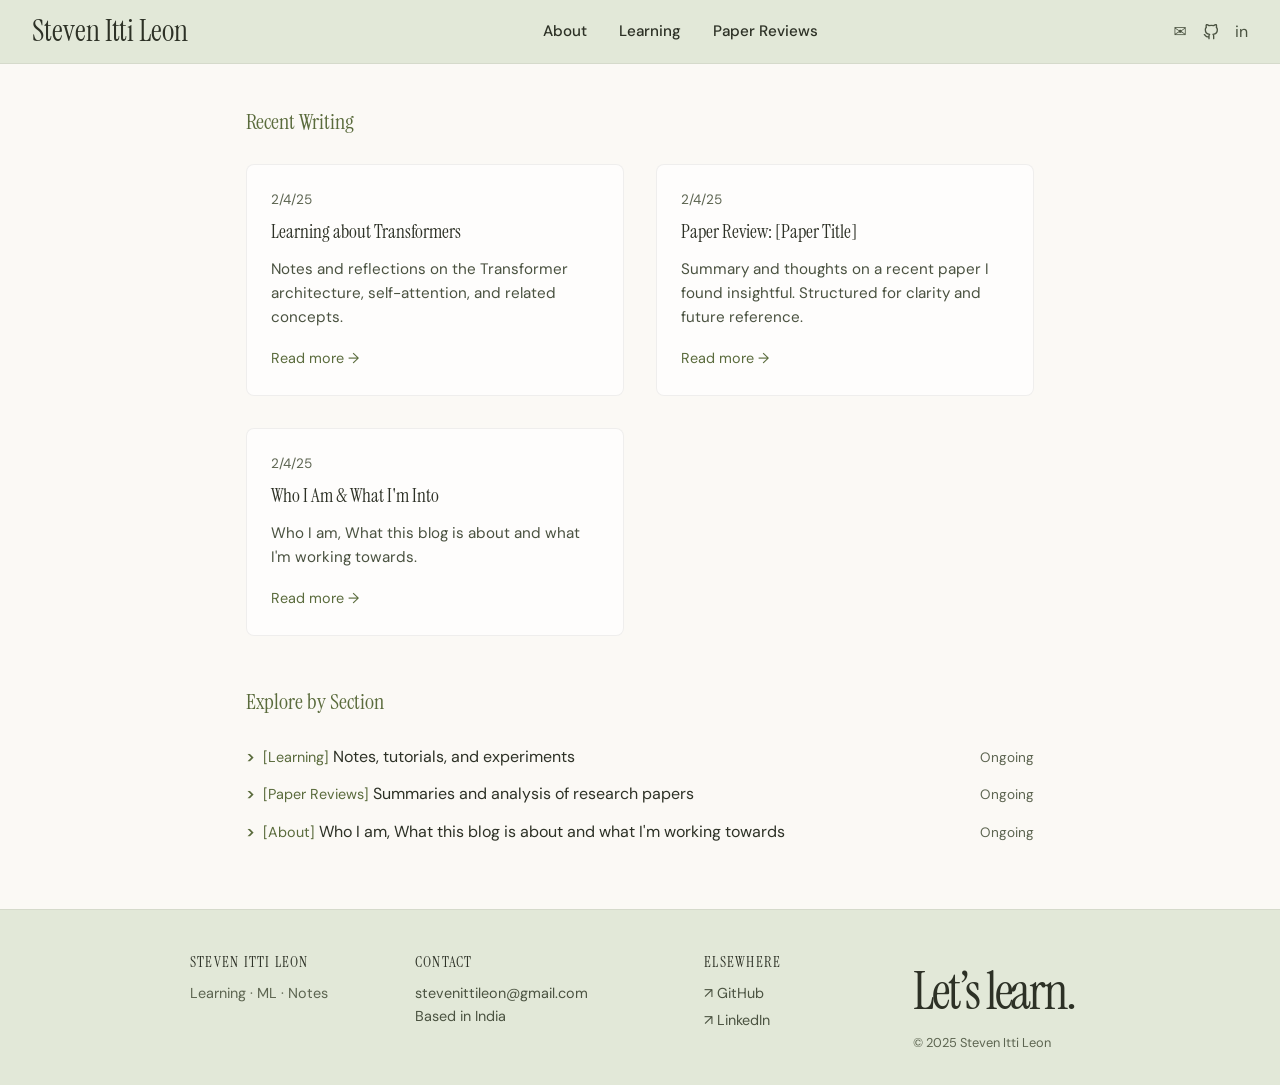
<file: index.html>
<!DOCTYPE html>
<html lang="en">
<head>
    <meta charset="UTF-8">
    <meta name="viewport" content="width=device-width, initial-scale=1.0">
    <title>Steven Itti Leon</title>
    <link rel="stylesheet" href="css/style.css">
    <link rel="preconnect" href="https://fonts.googleapis.com">  
    <link rel="preconnect" href="https://fonts.gstatic.com" crossorigin>
    <link href="https://fonts.googleapis.com/css2?family=DM+Sans:ital,opsz,wght@0,9..40,400;0,9..40,500;0,9..40,600;0,9..40,700;1,9..40,400&family=Instrument+Serif:ital@0;1&display=swap" rel="stylesheet">
</head>
<body>
    <header class="site-header">
        <a href="index.html" class="site-title">Steven Itti Leon</a>   
        <nav class="main-nav">
            <a href="about/index.html">About</a>
            <a href="learning/index.html">Learning</a>
            <a href="paper-reviews/index.html">Paper Reviews</a>
        </nav>
        <div class="header-social">
            <a href="mailto:stevenittileon@gmail.com" aria-label="Email">✉</a>
            <a href="https://github.com/stevenittileon" aria-label="GitHub" class="github-icon-link">
                <svg stroke-linejoin="round" stroke-linecap="round" stroke-width="2" stroke="currentColor" fill="none" viewBox="0 0 24 24" class="github-icon"><path d="M9 19c-5 1.5-5-2.5-7-3m14 6v-3.87a3.37 3.37 0 0 0-.94-2.61c3.14-.35 6.44-1.54 6.44-7A5.44 5.44 0 0 0 20 4.77 5.07 5.07 0 0 0 19.91 1S18.73.65 16 2.48a13.38 13.38 0 0 0-7 0C6.27.65 5.09 1 5.09 1A5.07 5.07 0 0 0 5 4.77a5.44 5.44 0 0 0-1.5 3.78c0 5.42 3.3 6.61 6.44 7A3.37 3.37 0 0 0 9 18.13V22"></path></svg>
            </a>
            <a href="https://linkedin.com/in/steven-itti-leon/" aria-label="LinkedIn">in</a>
        </div>
    </header>

    <main class="main-content">
        <section class="posts-section">
            <h2 class="section-heading">Recent Writing</h2>
            
            <div class="posts-grid">
                <article class="post-card">
                    <span class="post-date">2/4/25</span>
                    <h3 class="post-title"><a href="learning/transformers.html">Learning about Transformers</a></h3>
                    <p class="post-excerpt">
                        Notes and reflections on the Transformer architecture, self-attention, and related concepts.
                    </p>
                    <a href="learning/transformers.html" class="read-more">Read more →</a>
                </article>

                <article class="post-card">
                    <span class="post-date">2/4/25</span>
                    <h3 class="post-title"><a href="paper-reviews/index.html">Paper Review: [Paper Title]</a></h3>
                    <p class="post-excerpt">
                        Summary and thoughts on a recent paper I found insightful. Structured for clarity and future reference.
                    </p>
                    <a href="paper-reviews/index.html" class="read-more">Read more →</a>
                </article>

                <article class="post-card">
                    <span class="post-date">2/4/25</span>
                    <h3 class="post-title"><a href="about/index.html">Who I Am & What I'm Into</a></h3>
                    <p class="post-excerpt">
                        Who I am, What this blog is about and what I'm working towards.
                    </p>
                    <a href="about/index.html" class="read-more">Read more →</a>
                </article>
            </div>
        </section>

        <section class="sections-overview">
            <h2 class="section-heading">Explore by Section</h2>
            <div class="sections-list">
                <div class="section-item">
                    <span class="section-bullet">&gt;</span>
                    <a href="learning/index.html"><span class="section-tag">[Learning]</span> Notes, tutorials, and experiments</a>
                    <span class="section-date">Ongoing</span>
                </div>
                <div class="section-item">
                    <span class="section-bullet">&gt;</span>
                    <a href="paper-reviews/index.html"><span class="section-tag">[Paper Reviews]</span> Summaries and analysis of research papers</a>
                    <span class="section-date">Ongoing</span>
                </div>
                <div class="section-item">
                    <span class="section-bullet">&gt;</span>
                    <a href="about/index.html"><span class="section-tag">[About]</span> Who I am, What this blog is about and what I'm working towards</a>
                    <span class="section-date">Ongoing</span>
                </div>
            </div>
        </section>
    </main>

    <footer class="site-footer">
    <div class="footer-inner">
        <div class="footer-top">
            <div class="footer-col footer-brand">
                <span class="footer-label">Steven Itti Leon</span>
                <span class="footer-sub">Learning · ML · Notes</span>
            </div>

            <div class="footer-col footer-contact">
                <span class="footer-label">Contact</span>
                <p class="footer-text">
                <a href="mailto:stevenittileon@gmail.com">stevenittileon@gmail.com</a><br>
                Based in India
                </p>
            </div>

            <div class="footer-col footer-links">
                <span class="footer-label">Elsewhere</span>
                <ul class="footer-link-list">
                <li><a href="https://github.com/stevenittileon" target="_blank">↗ GitHub</a></li>
                <li><a href="https://www.linkedin.com/in/steven-itti-leon/" target="_blank">↗ LinkedIn</a></li>
                </ul>
            </div>

            <div class="footer-col footer-links">
            <h2 class="footer-big-heading">Let’s learn.</h2>
            <div class="footer-meta">
                <span>© 2025 Steven Itti Leon</span>
            </div>
            </div>
        </div>

        <!-- <div class="footer-bottom">
            <h2 class="footer-big-heading">Let’s learn.</h2>
            <div class="footer-meta">
                <span>© 2025 Steven Itti Leon</span>
                <span>Built for GitHub Pages</span>
            </div>
        </div> -->
    </div>
    </footer>
</body>
</html>
</file>
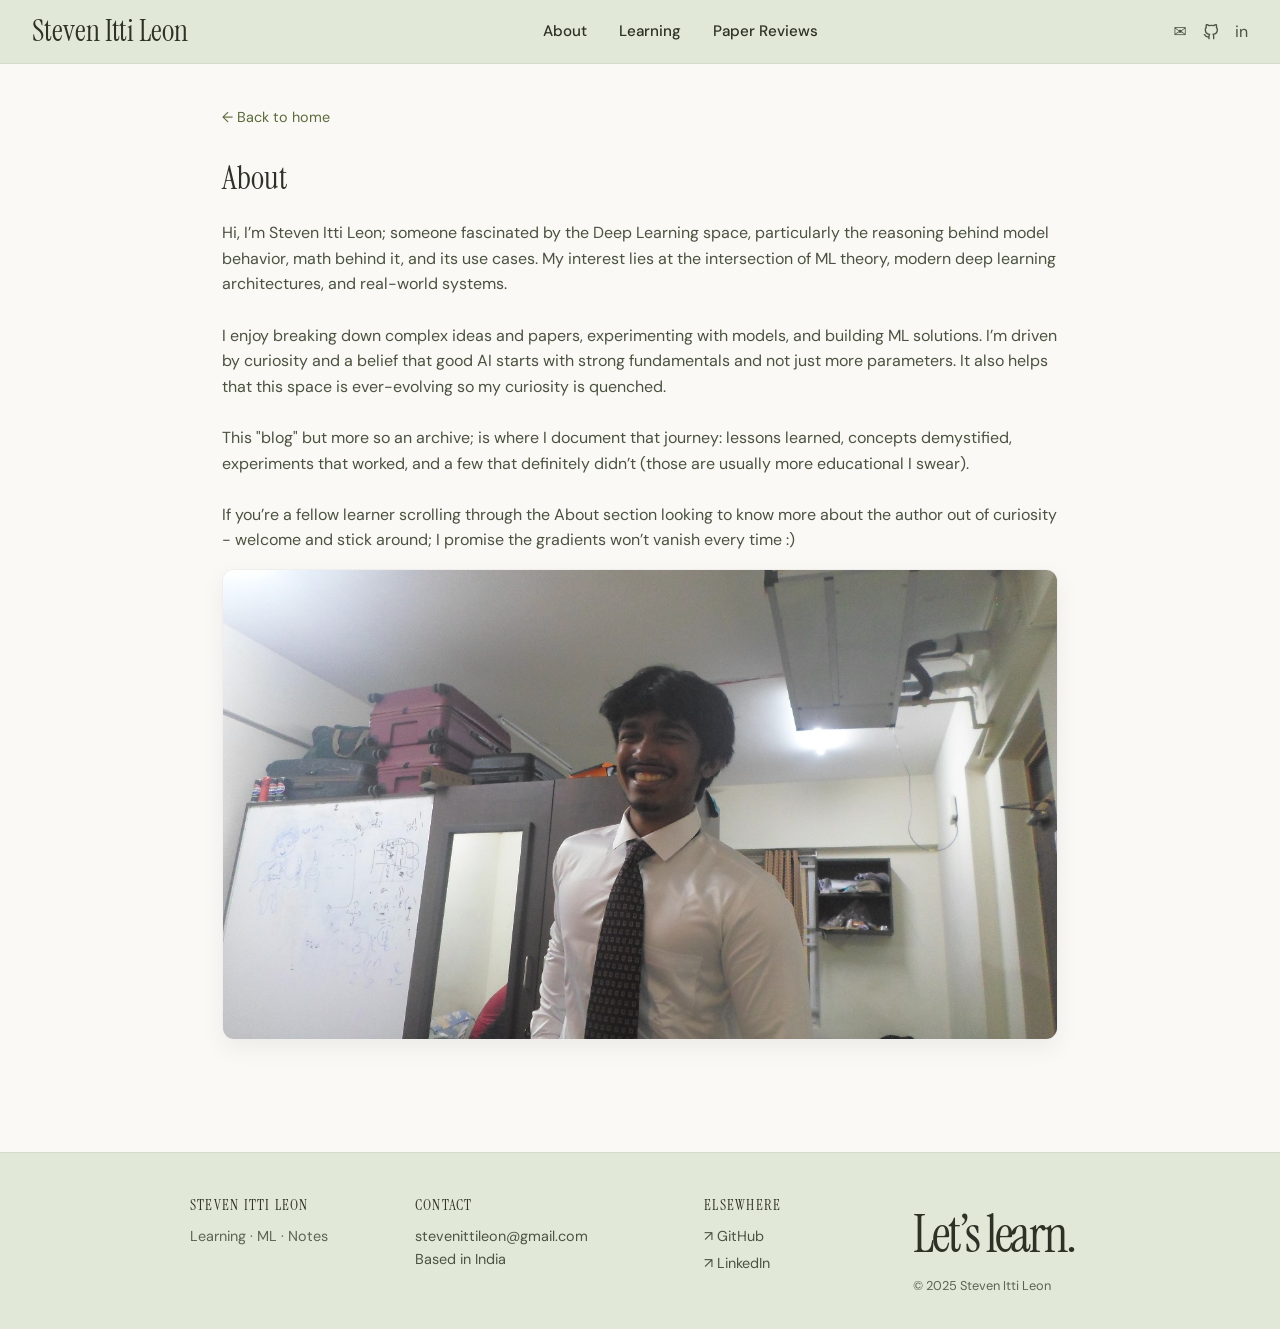
<file: about/index.html>
<!DOCTYPE html>
<html lang="en">
<head>
    <meta charset="UTF-8">
    <meta name="viewport" content="width=device-width, initial-scale=1.0">
    <title>About</title>
    <link rel="stylesheet" href="../css/style.css">
    <link rel="preconnect" href="https://fonts.googleapis.com">
    <link rel="preconnect" href="https://fonts.gstatic.com" crossorigin>
    <link href="https://fonts.googleapis.com/css2?family=DM+Sans:ital,opsz,wght@0,9..40,400;0,9..40,500;0,9..40,600;0,9..40,700;1,9..40,400&family=Instrument+Serif:ital@0;1&display=swap" rel="stylesheet">
</head>
<body>
    <header class="site-header">
        <a href="../index.html" class="site-title">Steven Itti Leon</a>   
        <nav class="main-nav">
            <a href="../about/index.html">About</a>
            <a href="../learning/index.html">Learning</a>
            <a href="../paper-reviews/index.html">Paper Reviews</a>
        </nav>
        <div class="header-social">
            <a href="mailto:stevenittileon@gmail.com" aria-label="Email">✉</a>
            <a href="https://github.com/stevenittileon" aria-label="GitHub" class="github-icon-link">
                <svg stroke-linejoin="round" stroke-linecap="round" stroke-width="2" stroke="currentColor" fill="none" viewBox="0 0 24 24" class="github-icon"><path d="M9 19c-5 1.5-5-2.5-7-3m14 6v-3.87a3.37 3.37 0 0 0-.94-2.61c3.14-.35 6.44-1.54 6.44-7A5.44 5.44 0 0 0 20 4.77 5.07 5.07 0 0 0 19.91 1S18.73.65 16 2.48a13.38 13.38 0 0 0-7 0C6.27.65 5.09 1 5.09 1A5.07 5.07 0 0 0 5 4.77a5.44 5.44 0 0 0-1.5 3.78c0 5.42 3.3 6.61 6.44 7A3.37 3.37 0 0 0 9 18.13V22"></path></svg>
            </a>
            <a href="https://linkedin.com/in/steven-itti-leon/" aria-label="LinkedIn">in</a>
        </div>
    </header>

    <main class="main-content">
        <a href="../index.html" class="back-link">← Back to home</a>
        <article class="page-content">
            <h1>About</h1>
            <p>
                Hi, I’m Steven Itti Leon; someone fascinated by the Deep Learning space, particularly the 
                reasoning behind model behavior, math behind it, and its use cases. 
                My interest lies at the intersection of ML theory, modern deep learning architectures, and real-world systems.<br><br>

                I enjoy breaking down complex ideas and papers, experimenting with models, and building ML 
                solutions. I’m driven by curiosity and a belief that good AI starts with strong fundamentals
                and not just more parameters. It also helps that this space is ever-evolving so my curiosity is quenched.<br><br>

                This "blog" but more so an archive; is where I document that journey: 
                lessons learned, concepts demystified, experiments that worked, and a few that definitely didn’t 
                (those are usually more educational I swear). 
                <br><br>
                If you’re a fellow learner scrolling through the About section looking to know more about the author out of curiosity - welcome and stick around; I promise the gradients won’t vanish every time :)
            </p>
            <img src="..\just random images\about_image.jpeg" alt=" This me :)" title=" This me :)" class="main-image center">

        </article>
    </main>

    <footer class="site-footer">
    <div class="footer-inner">
        <div class="footer-top">
            <div class="footer-col footer-brand">
                <span class="footer-label">Steven Itti Leon</span>
                <span class="footer-sub">Learning · ML · Notes</span>
            </div>

            <div class="footer-col footer-contact">
                <span class="footer-label">Contact</span>
                <p class="footer-text">
                <a href="mailto:stevenittileon@gmail.com">stevenittileon@gmail.com</a><br>
                Based in India
                </p>
            </div>

            <div class="footer-col footer-links">
                <span class="footer-label">Elsewhere</span>
                <ul class="footer-link-list">
                <li><a href="https://github.com/stevenittileon" target="_blank">↗ GitHub</a></li>
                <li><a href="https://www.linkedin.com/in/steven-itti-leon/" target="_blank">↗ LinkedIn</a></li>
                </ul>
            </div>

            <div class="footer-col footer-links">
            <h2 class="footer-big-heading">Let’s learn.</h2>
            <div class="footer-meta">
                <span>© 2025 Steven Itti Leon</span>
            </div>
            </div>
        </div>

        <!-- <div class="footer-bottom">
            <h2 class="footer-big-heading">Let’s learn.</h2>
            <div class="footer-meta">
                <span>© 2025 Steven Itti Leon</span>
                <span>Built for GitHub Pages</span>
            </div>
        </div> -->
    </div>
    </footer>
</body>
</html>
</file>
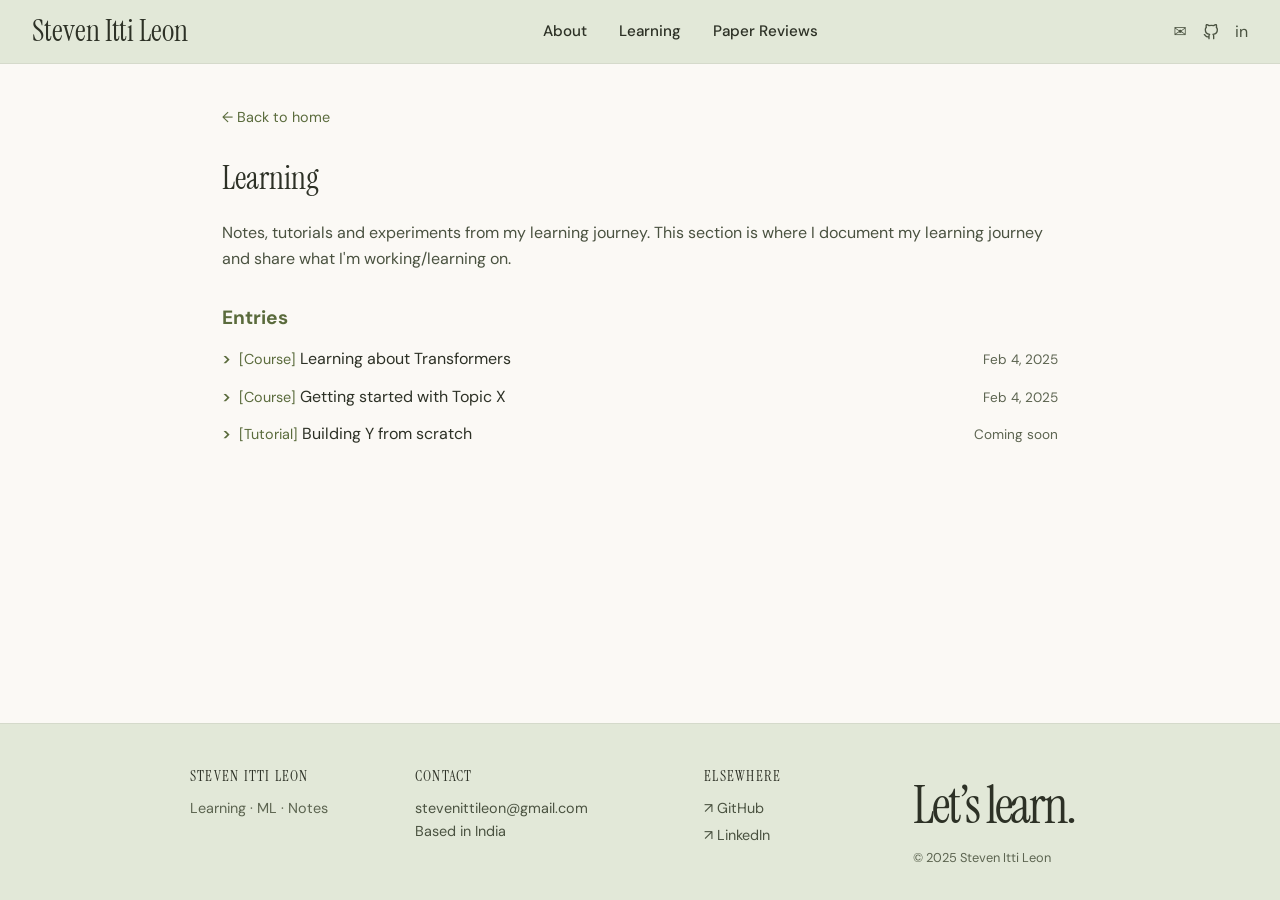
<file: learning/index.html>
<!DOCTYPE html>
<html lang="en">
<head>
    <meta charset="UTF-8">
    <meta name="viewport" content="width=device-width, initial-scale=1.0">
    <title>Learning</title>
    <link rel="stylesheet" href="../css/style.css">
    <link rel="preconnect" href="https://fonts.googleapis.com">
    <link rel="preconnect" href="https://fonts.gstatic.com" crossorigin>
    <link href="https://fonts.googleapis.com/css2?family=DM+Sans:ital,opsz,wght@0,9..40,400;0,9..40,500;0,9..40,600;0,9..40,700;1,9..40,400&family=Instrument+Serif:ital@0;1&display=swap" rel="stylesheet">
</head>
<body>
    <header class="site-header">
        <a href="../index.html" class="site-title">Steven Itti Leon</a>   
        <nav class="main-nav">
            <a href="../about/index.html">About</a>
            <a href="../learning/index.html">Learning</a>
            <a href="../paper-reviews/index.html">Paper Reviews</a>
        </nav>
        <div class="header-social">
            <a href="mailto:stevenittileon@gmail.com" aria-label="Email">✉</a>
            <a href="https://github.com/stevenittileon" aria-label="GitHub" class="github-icon-link">
                <svg stroke-linejoin="round" stroke-linecap="round" stroke-width="2" stroke="currentColor" fill="none" viewBox="0 0 24 24" class="github-icon"><path d="M9 19c-5 1.5-5-2.5-7-3m14 6v-3.87a3.37 3.37 0 0 0-.94-2.61c3.14-.35 6.44-1.54 6.44-7A5.44 5.44 0 0 0 20 4.77 5.07 5.07 0 0 0 19.91 1S18.73.65 16 2.48a13.38 13.38 0 0 0-7 0C6.27.65 5.09 1 5.09 1A5.07 5.07 0 0 0 5 4.77a5.44 5.44 0 0 0-1.5 3.78c0 5.42 3.3 6.61 6.44 7A3.37 3.37 0 0 0 9 18.13V22"></path></svg>
            </a>
            <a href="https://linkedin.com/in/steven-itti-leon/" aria-label="LinkedIn">in</a>
        </div>
    </header>

    <main class="main-content">
        <a href="../index.html" class="back-link">← Back to home</a>
        <article class="page-content">
            <h1>Learning</h1>
            <p>
                Notes, tutorials and experiments from my learning journey. 
                This section is where I document my learning journey and share what I'm working/learning on.
            </p>
            
            <h2>Entries</h2>
            <div class="sections-list">
                <div class="section-item">
                    <span class="section-bullet">&gt;</span>
                    <a href="../learning/transformers.html"><span class="section-tag">[Course]</span> Learning about Transformers</a>
                    <span class="section-date">Feb 4, 2025</span>
                </div>
                <div class="section-item">
                    <span class="section-bullet">&gt;</span>
                    <a href="#"><span class="section-tag">[Course]</span> Getting started with Topic X</a>
                    <span class="section-date">Feb 4, 2025</span>
                </div>
                <div class="section-item">
                    <span class="section-bullet">&gt;</span>
                    <a href="#"><span class="section-tag">[Tutorial]</span> Building Y from scratch</a>
                    <span class="section-date">Coming soon</span>
                </div>
            </div>
        </article>
    </main>

    <footer class="site-footer">
    <div class="footer-inner">
        <div class="footer-top">
            <div class="footer-col footer-brand">
                <span class="footer-label">Steven Itti Leon</span>
                <span class="footer-sub">Learning · ML · Notes</span>
            </div>

            <div class="footer-col footer-contact">
                <span class="footer-label">Contact</span>
                <p class="footer-text">
                <a href="mailto:stevenittileon@gmail.com">stevenittileon@gmail.com</a><br>
                Based in India
                </p>
            </div>

            <div class="footer-col footer-links">
                <span class="footer-label">Elsewhere</span>
                <ul class="footer-link-list">
                <li><a href="https://github.com/stevenittileon" target="_blank">↗ GitHub</a></li>
                <li><a href="https://www.linkedin.com/in/steven-itti-leon/" target="_blank">↗ LinkedIn</a></li>
                </ul>
            </div>

            <div class="footer-col footer-links">
            <h2 class="footer-big-heading">Let’s learn.</h2>
            <div class="footer-meta">
                <span>© 2025 Steven Itti Leon</span>
            </div>
            </div>
        </div>

        <!-- <div class="footer-bottom">
            <h2 class="footer-big-heading">Let’s learn.</h2>
            <div class="footer-meta">
                <span>© 2025 Steven Itti Leon</span>
                <span>Built for GitHub Pages</span>
            </div>
        </div> -->
    </div>
    </footer>
</body>
</html>
</file>
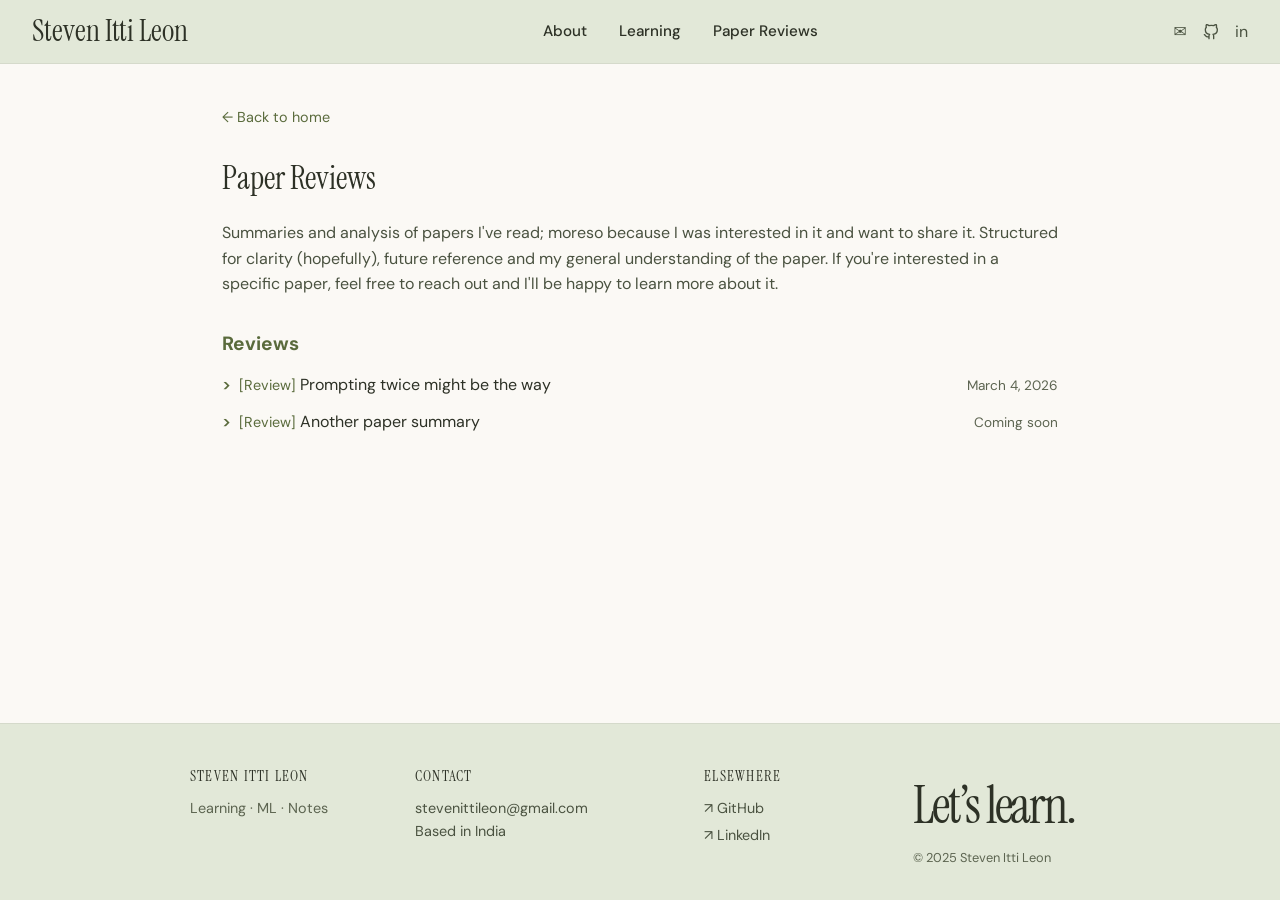
<file: paper-reviews/index.html>
<!DOCTYPE html>
<html lang="en">
<head>
    <meta charset="UTF-8">
    <meta name="viewport" content="width=device-width, initial-scale=1.0">
    <title>Paper Reviews</title>
    <link rel="stylesheet" href="../css/style.css">
    <link rel="preconnect" href="https://fonts.googleapis.com">
    <link rel="preconnect" href="https://fonts.gstatic.com" crossorigin>
    <link href="https://fonts.googleapis.com/css2?family=DM+Sans:ital,opsz,wght@0,9..40,400;0,9..40,500;0,9..40,600;0,9..40,700;1,9..40,400&family=Instrument+Serif:ital@0;1&display=swap" rel="stylesheet">
</head>
<body>
    <header class="site-header">
        <a href="../index.html" class="site-title">Steven Itti Leon</a>   
        <nav class="main-nav">
            <a href="../about/index.html">About</a>
            <a href="../learning/index.html">Learning</a>
            <a href="../paper-reviews/index.html">Paper Reviews</a>
        </nav>
        <div class="header-social">
            <a href="mailto:stevenittileon@gmail.com" aria-label="Email">✉</a>
            <a href="https://github.com/stevenittileon" aria-label="GitHub" class="github-icon-link">
                <svg stroke-linejoin="round" stroke-linecap="round" stroke-width="2" stroke="currentColor" fill="none" viewBox="0 0 24 24" class="github-icon"><path d="M9 19c-5 1.5-5-2.5-7-3m14 6v-3.87a3.37 3.37 0 0 0-.94-2.61c3.14-.35 6.44-1.54 6.44-7A5.44 5.44 0 0 0 20 4.77 5.07 5.07 0 0 0 19.91 1S18.73.65 16 2.48a13.38 13.38 0 0 0-7 0C6.27.65 5.09 1 5.09 1A5.07 5.07 0 0 0 5 4.77a5.44 5.44 0 0 0-1.5 3.78c0 5.42 3.3 6.61 6.44 7A3.37 3.37 0 0 0 9 18.13V22"></path></svg>
            </a>
            <a href="https://linkedin.com/in/steven-itti-leon/" aria-label="LinkedIn">in</a>
        </div>
    </header>

    <main class="main-content">
        <a href="../index.html" class="back-link">← Back to home</a>
        <article class="page-content">
            <h1>Paper Reviews</h1>
            <p>
                Summaries and analysis of papers I've read; moreso because I was interested in it and want to share it. 
                Structured for clarity (hopefully), future reference and my general understanding of the paper. 
                If you're interested in a specific paper, feel free to reach out and I'll be happy to learn more about it.
            </p>
            
            <h2>Reviews</h2>
            <div class="sections-list">
                <div class="section-item">
                    <span class="section-bullet">&gt;</span>
                    <a href="../paper-reviews/Prompting.html"><span class="section-tag">[Review]</span> Prompting twice might be the way</a>
                    <span class="section-date">March 4, 2026</span>
                </div>
                <div class="section-item">
                    <span class="section-bullet">&gt;</span>
                    <a href="#"><span class="section-tag">[Review]</span> Another paper summary</a>
                    <span class="section-date">Coming soon</span>
                </div>
            </div>
        </article>
    </main>

    <footer class="site-footer">
    <div class="footer-inner">
        <div class="footer-top">
            <div class="footer-col footer-brand">
                <span class="footer-label">Steven Itti Leon</span>
                <span class="footer-sub">Learning · ML · Notes</span>
            </div>

            <div class="footer-col footer-contact">
                <span class="footer-label">Contact</span>
                <p class="footer-text">
                <a href="mailto:stevenittileon@gmail.com">stevenittileon@gmail.com</a><br>
                Based in India
                </p>
            </div>

            <div class="footer-col footer-links">
                <span class="footer-label">Elsewhere</span>
                <ul class="footer-link-list">
                <li><a href="https://github.com/stevenittileon" target="_blank">↗ GitHub</a></li>
                <li><a href="https://www.linkedin.com/in/steven-itti-leon/" target="_blank">↗ LinkedIn</a></li>
                </ul>
            </div>

            <div class="footer-col footer-links">
            <h2 class="footer-big-heading">Let’s learn.</h2>
            <div class="footer-meta">
                <span>© 2025 Steven Itti Leon</span>
            </div>
            </div>
        </div>

        <!-- <div class="footer-bottom">
            <h2 class="footer-big-heading">Let’s learn.</h2>
            <div class="footer-meta">
                <span>© 2025 Steven Itti Leon</span>
                <span>Built for GitHub Pages</span>
            </div>
        </div> -->
    </div>
    </footer>
</body>
</html>
</file>
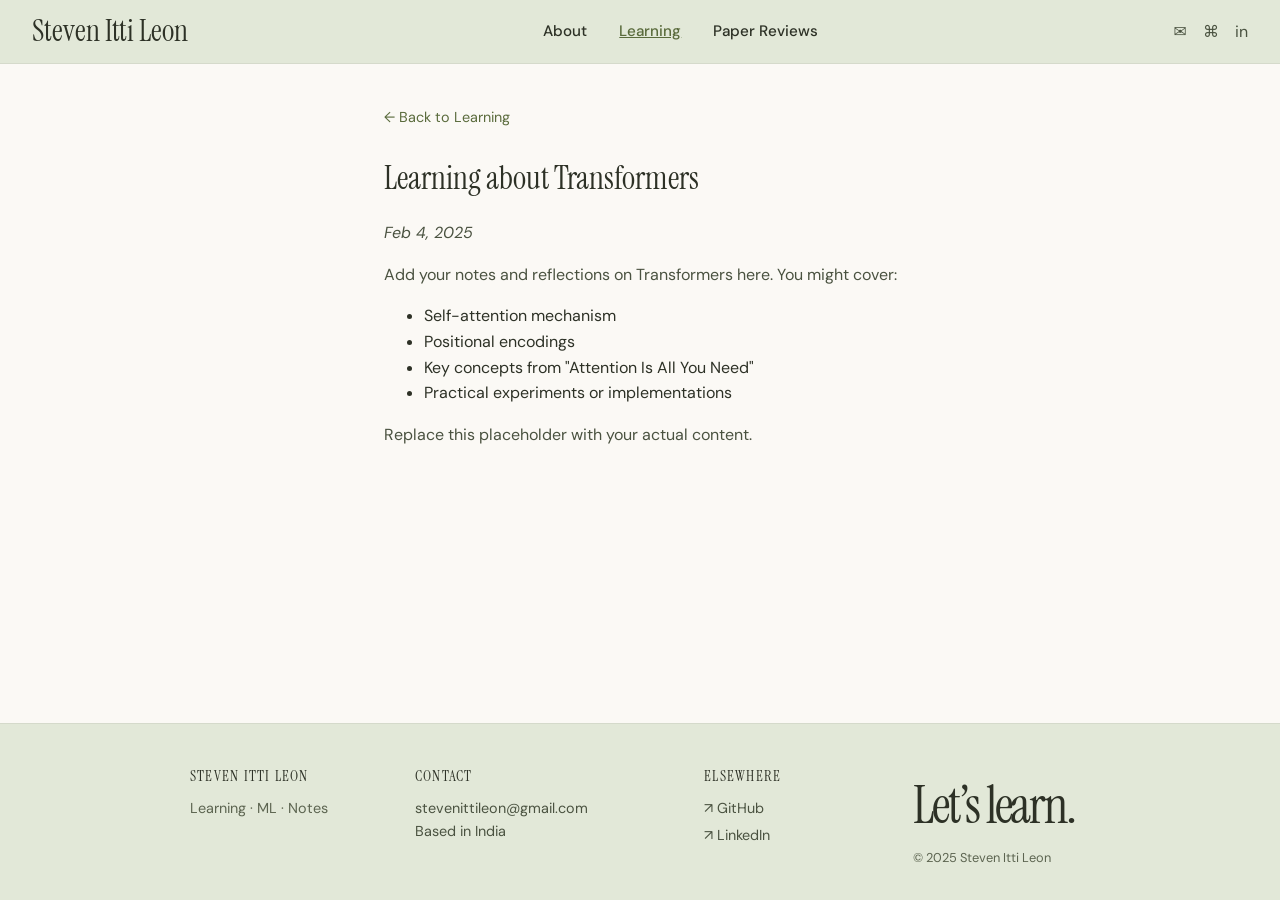
<file: learning/transformers.html>
<!DOCTYPE html>
<html lang="en">
<head>
    <meta charset="UTF-8">
    <meta name="viewport" content="width=device-width, initial-scale=1.0">
    <title>Learning about Transformers</title>
    <link rel="stylesheet" href="../css/style.css">
    <link rel="preconnect" href="https://fonts.googleapis.com">
    <link rel="preconnect" href="https://fonts.gstatic.com" crossorigin>  
    <link href="https://fonts.googleapis.com/css2?family=DM+Sans:ital,opsz,wght@0,9..40,400;0,9..40,500;0,9..40,600;0,9..40,700;1,9..40,400&family=Instrument+Serif:ital@0;1&display=swap" rel="stylesheet">
</head>
<body>
    <header class="site-header">
        <a href="../index.html" class="site-title">Steven Itti Leon</a>
        <nav class="main-nav">
            <a href="../about/index.html">About</a>
            <a href="../learning/index.html" class="active">Learning</a>
            <a href="../paper-reviews/index.html">Paper Reviews</a>
        </nav>
        <div class="header-social">
            <a href="mailto:stevenittileon@gmail.com" aria-label="Email">✉</a>
            <a href="https://github.com/StevenIttiLeon" aria-label="GitHub">⌘</a>
            <a href="https://www.linkedin.com/in/steven-itti-leon/" aria-label="LinkedIn">in</a>
        </div>
    </header>

    <main class="main-content">
        <a href="index.html" class="back-link">← Back to Learning</a>
        <article class="page-content">
            <h1>Learning about Transformers</h1>
            <p><em>Feb 4, 2025</em></p>
            
            <p>
                Add your notes and reflections on Transformers here. You might cover:
            </p>
            <ul>
                <li>Self-attention mechanism</li>
                <li>Positional encodings</li>
                <li>Key concepts from "Attention Is All You Need"</li>
                <li>Practical experiments or implementations</li>
            </ul>
            <p>
                Replace this placeholder with your actual content.
            </p>
        </article>
    </main>

    <footer class="site-footer">
    <div class="footer-inner">
        <div class="footer-top">
            <div class="footer-col footer-brand">
                <span class="footer-label">Steven Itti Leon</span>
                <span class="footer-sub">Learning · ML · Notes</span>
            </div>

            <div class="footer-col footer-contact">
                <span class="footer-label">Contact</span>
                <p class="footer-text">
                <a href="mailto:stevenittileon@gmail.com">stevenittileon@gmail.com</a><br>
                Based in India
                </p>
            </div>

            <div class="footer-col footer-links">
                <span class="footer-label">Elsewhere</span>
                <ul class="footer-link-list">
                <li><a href="https://github.com/stevenittileon" target="_blank">↗ GitHub</a></li>
                <li><a href="https://www.linkedin.com/in/steven-itti-leon/" target="_blank">↗ LinkedIn</a></li>
                </ul>
            </div>

            <div class="footer-col footer-links">
            <h2 class="footer-big-heading">Let’s learn.</h2>
            <div class="footer-meta">
                <span>© 2025 Steven Itti Leon</span>
            </div>
            </div>
        </div>

        <!-- <div class="footer-bottom">
            <h2 class="footer-big-heading">Let’s learn.</h2>
            <div class="footer-meta">
                <span>© 2025 Steven Itti Leon</span>
                <span>Built for GitHub Pages</span>
            </div>
        </div> -->
    </div>
    </footer>
</body>
</html>
</file>
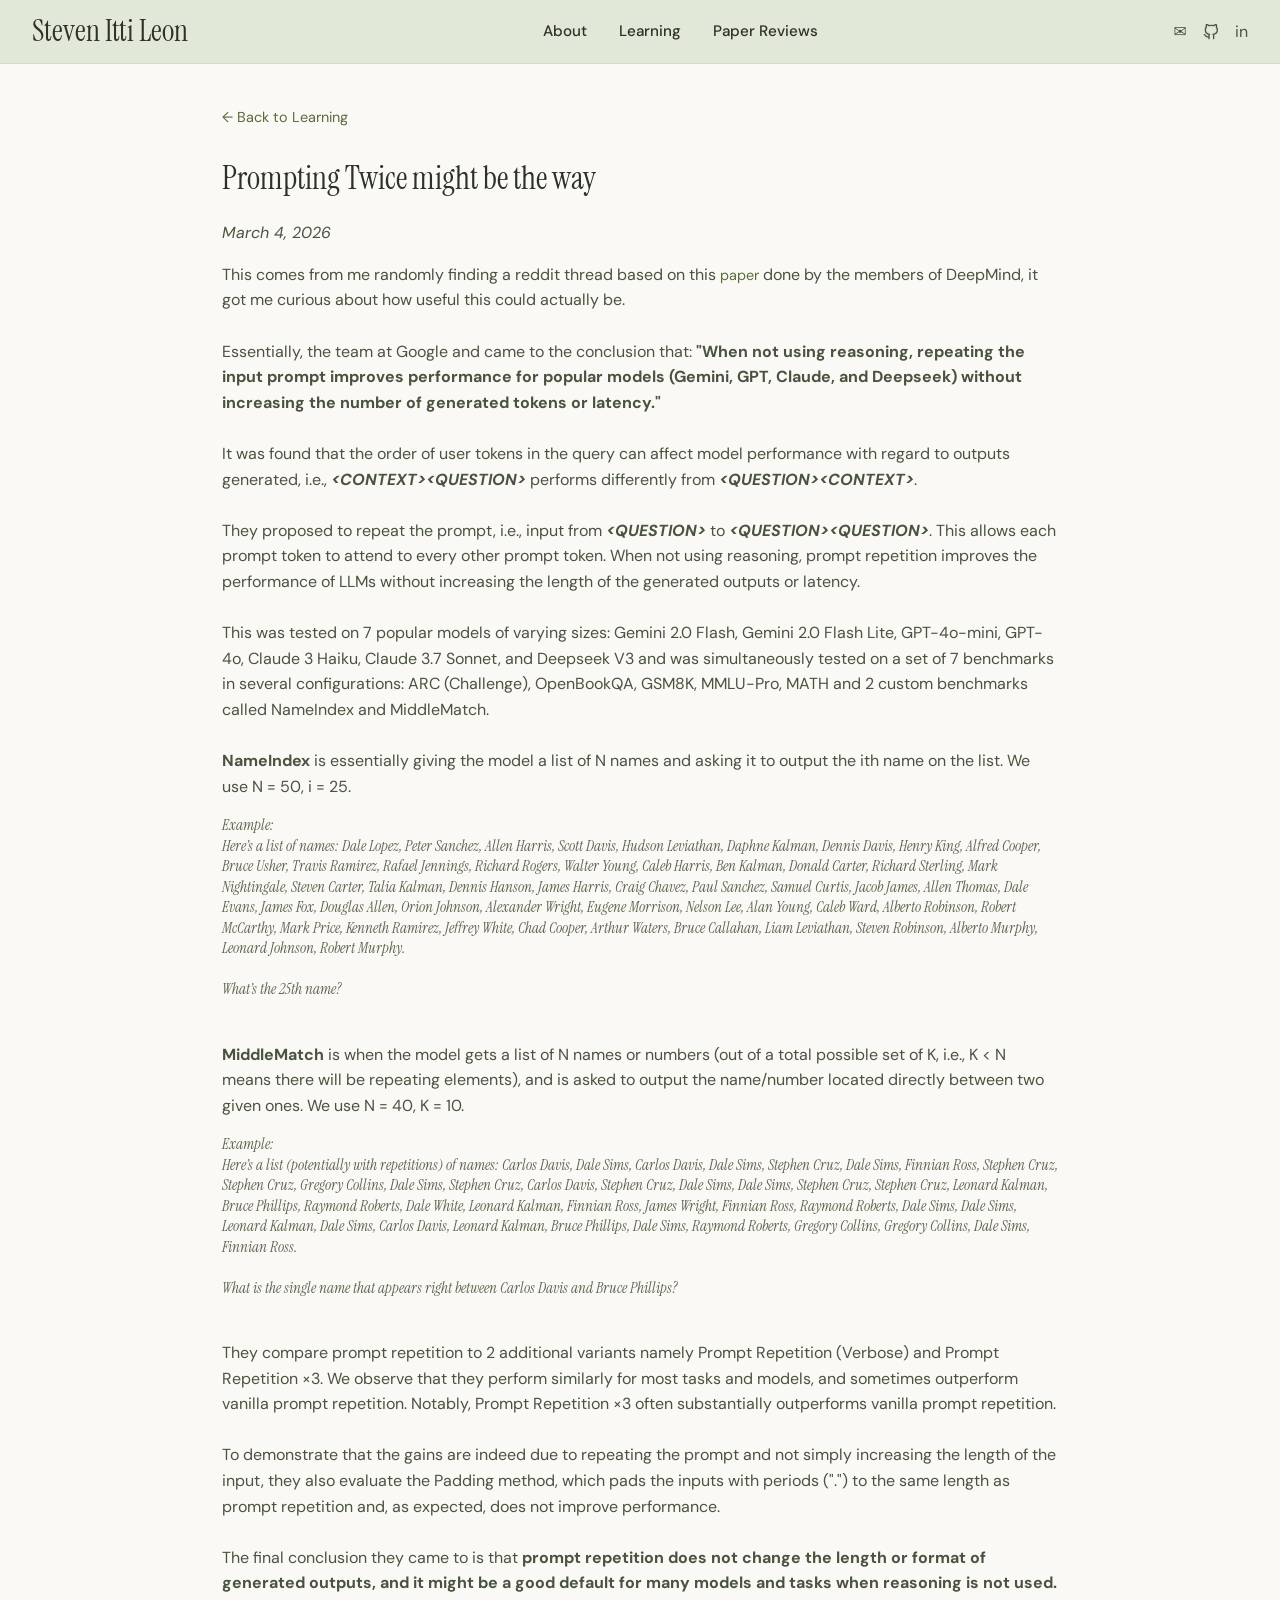
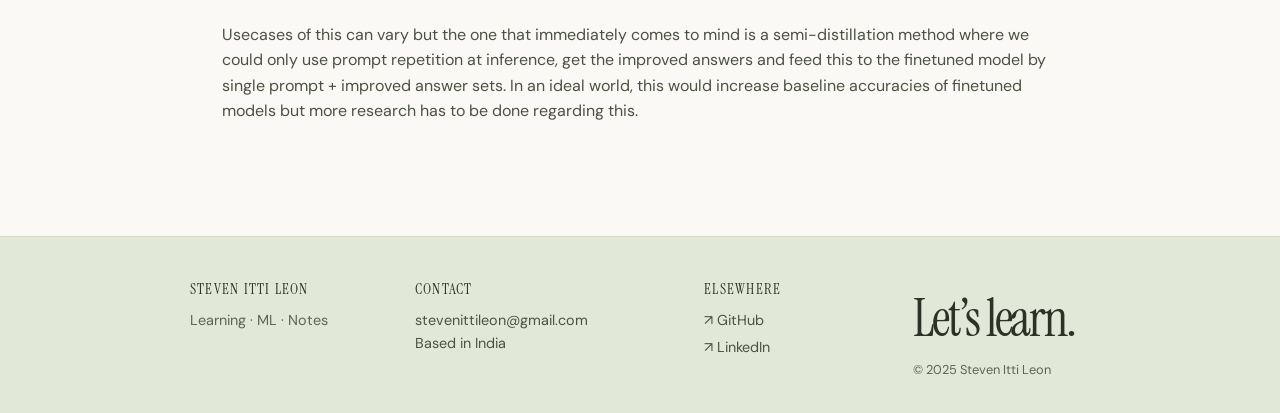
<file: paper-reviews/Prompting.html>
<!DOCTYPE html>
<html lang="en">
<head>
    <meta charset="UTF-8">
    <meta name="viewport" content="width=device-width, initial-scale=1.0">
    <title>Paper Reviews</title>
    <link rel="stylesheet" href="../css/style.css">
    <link rel="preconnect" href="https://fonts.googleapis.com">
    <link rel="preconnect" href="https://fonts.gstatic.com" crossorigin>
    <link href="https://fonts.googleapis.com/css2?family=DM+Sans:ital,opsz,wght@0,9..40,400;0,9..40,500;0,9..40,600;0,9..40,700;1,9..40,400&family=Instrument+Serif:ital@0;1&display=swap" rel="stylesheet">
</head>
<body>
    <header class="site-header">
        <a href="../index.html" class="site-title">Steven Itti Leon</a>   
        <nav class="main-nav">
            <a href="../about/index.html">About</a>
            <a href="../learning/index.html">Learning</a>
            <a href="../paper-reviews/index.html">Paper Reviews</a>
        </nav>
        <div class="header-social">
            <a href="mailto:stevenittileon@gmail.com" aria-label="Email">✉</a>
            <a href="https://github.com/stevenittileon" aria-label="GitHub" class="github-icon-link">
                <svg stroke-linejoin="round" stroke-linecap="round" stroke-width="2" stroke="currentColor" fill="none" viewBox="0 0 24 24" class="github-icon"><path d="M9 19c-5 1.5-5-2.5-7-3m14 6v-3.87a3.37 3.37 0 0 0-.94-2.61c3.14-.35 6.44-1.54 6.44-7A5.44 5.44 0 0 0 20 4.77 5.07 5.07 0 0 0 19.91 1S18.73.65 16 2.48a13.38 13.38 0 0 0-7 0C6.27.65 5.09 1 5.09 1A5.07 5.07 0 0 0 5 4.77a5.44 5.44 0 0 0-1.5 3.78c0 5.42 3.3 6.61 6.44 7A3.37 3.37 0 0 0 9 18.13V22"></path></svg>
            </a>
            <a href="https://linkedin.com/in/steven-itti-leon/" aria-label="LinkedIn">in</a>
        </div>
    </header>

    <style>
    .example {
        font-family: var(--font-serif);
        font-style: italic;
        font-size: 0.95rem;
        color: var(--text-muted);   /* #5c6450 — softer olive */
        display: block;
        margin: 1rem 0;
        line-height: 1.35;
    }
    </style>

    <main class="main-content">
        <a href="index.html" class="back-link">← Back to Learning</a>
        <article class="page-content">
            <h1>Prompting Twice might be the way</h1>
            <p><em>March 4, 2026</em></p>
            
            <p>
            This comes from me randomly finding a reddit thread based on this 
            <a href="https://arxiv.org/abs/2512.14982" class="read-more" target="_blank" rel="noopener">paper</a> 
            done by the members of DeepMind, it got me curious about how useful this could actually be.<br><br>

            Essentially, the team at Google and came to the conclusion that:
            <b>"When not using reasoning, repeating the input prompt improves performance for popular models (Gemini, GPT, Claude, and Deepseek) 
            without increasing the number of generated tokens or latency."</b><br><br>

            It was found that the order of user tokens in the query can affect model performance with regard to outputs generated, 
            i.e., <b><em>&lt;CONTEXT&gt;&lt;QUESTION&gt;</em></b> performs differently from <b><em>&lt;QUESTION&gt;&lt;CONTEXT&gt;</em></b>.<br><br>

            They proposed to repeat the prompt, i.e., input from 
            <b><em>&lt;QUESTION&gt;</em></b> to 
            <b><em>&lt;QUESTION&gt;&lt;QUESTION&gt;</em></b>.
            This allows each prompt token to attend to every other prompt token. 
            When not using reasoning, prompt repetition improves the performance of LLMs without increasing the length of the generated outputs 
            or latency.<br><br>

            This was tested on 7 popular models of varying sizes: Gemini 2.0 Flash, Gemini 2.0 Flash Lite, GPT-4o-mini, GPT-4o, Claude 3 Haiku, 
            Claude 3.7 Sonnet, and Deepseek V3 and was simultaneously tested on a set of 7 benchmarks in several configurations: ARC (Challenge), 
            OpenBookQA, GSM8K, MMLU-Pro, MATH and 2 custom benchmarks called NameIndex and MiddleMatch.<br><br>

            <b>NameIndex</b> is essentially giving the model a list of N names and asking it to output the ith name on the list. 
            We use N = 50, i = 25.<br>

            <span class="example">
            Example: <br>
            Here’s a list of names: Dale Lopez, Peter Sanchez, Allen Harris, Scott Davis, Hudson Leviathan, Daphne Kalman, Dennis Davis, 
            Henry King, Alfred Cooper, Bruce Usher, Travis Ramirez, Rafael Jennings, Richard Rogers, Walter Young, Caleb Harris, Ben Kalman, 
            Donald Carter, Richard Sterling, Mark Nightingale, Steven Carter, Talia Kalman, Dennis Hanson, James Harris, Craig Chavez, 
            Paul Sanchez, Samuel Curtis, Jacob James, Allen Thomas, Dale Evans, James Fox, Douglas Allen, Orion Johnson, Alexander Wright, 
            Eugene Morrison, Nelson Lee, Alan Young, Caleb Ward, Alberto Robinson, Robert McCarthy, Mark Price, Kenneth Ramirez, Jeffrey White, 
            Chad Cooper, Arthur Waters, Bruce Callahan, Liam Leviathan, Steven Robinson, Alberto Murphy, Leonard Johnson, Robert Murphy.<br><br>

            What’s the 25th name?
            </span><br>

            <strong>MiddleMatch</strong> is when the model gets a list of N names or numbers (out of a total possible set of K, i.e., K &lt; N means there will be repeating elements), and is asked to output the name/number located directly between two given ones. 
            We use N = 40, K = 10.<br>

            <span class="example">
            Example:<br>
            Here’s a list (potentially with repetitions) of names: Carlos Davis, Dale Sims, Carlos Davis, Dale Sims, Stephen Cruz, Dale Sims, 
            Finnian Ross, Stephen Cruz, Stephen Cruz, Gregory Collins, Dale Sims, Stephen Cruz, Carlos Davis, Stephen Cruz, Dale Sims, Dale Sims, 
            Stephen Cruz, Stephen Cruz, Leonard Kalman, Bruce Phillips, Raymond Roberts, Dale White, Leonard Kalman, Finnian Ross, James Wright, 
            Finnian Ross, Raymond Roberts, Dale Sims, Dale Sims, Leonard Kalman, Dale Sims, Carlos Davis, Leonard Kalman, Bruce Phillips, 
            Dale Sims, Raymond Roberts, Gregory Collins, Gregory Collins, Dale Sims, Finnian Ross.<br><br>

            What is the single name that appears right between Carlos Davis and Bruce Phillips?
            </span><br>

            They compare prompt repetition to 2 additional variants namely Prompt Repetition (Verbose) and Prompt Repetition ×3. 
            We observe that they perform similarly for most tasks and models, and sometimes outperform vanilla prompt repetition. 
            Notably, Prompt Repetition ×3 often substantially outperforms vanilla prompt repetition.<br><br>

            To demonstrate that the gains are indeed due to repeating the prompt and not simply increasing the length of the input, 
            they also evaluate the Padding method, which pads the inputs with periods (".") to the same length as prompt repetition and, 
            as expected, does not improve performance.<br><br>

            The final conclusion they came to is that <b>prompt repetition does not change the length or format of generated outputs, 
            and it might be a good default for many models and tasks when reasoning is not used.</b><br><br>

            Usecases of this can vary but the one that immediately comes to mind is a semi-distillation method where we could only use 
            prompt repetition at inference, get the improved answers and feed this to the finetuned model by single prompt + improved answer sets.
            In an ideal world, this would increase baseline accuracies of finetuned models but more research has to be done regarding this.
            </p>
        </article>
    </main>

    <footer class="site-footer">
    <div class="footer-inner">
        <div class="footer-top">
            <div class="footer-col footer-brand">
                <span class="footer-label">Steven Itti Leon</span>
                <span class="footer-sub">Learning · ML · Notes</span>
            </div>

            <div class="footer-col footer-contact">
                <span class="footer-label">Contact</span>
                <p class="footer-text">
                <a href="mailto:stevenittileon@gmail.com">stevenittileon@gmail.com</a><br>
                Based in India
                </p>
            </div>

            <div class="footer-col footer-links">
                <span class="footer-label">Elsewhere</span>
                <ul class="footer-link-list">
                <li><a href="https://github.com/stevenittileon" target="_blank">↗ GitHub</a></li>
                <li><a href="https://www.linkedin.com/in/steven-itti-leon/" target="_blank">↗ LinkedIn</a></li>
                </ul>
            </div>

            <div class="footer-col footer-links">
            <h2 class="footer-big-heading">Let’s learn.</h2>
            <div class="footer-meta">
                <span>© 2025 Steven Itti Leon</span>
            </div>
            </div>
        </div>

        <!-- <div class="footer-bottom">
            <h2 class="footer-big-heading">Let’s learn.</h2>
            <div class="footer-meta">
                <span>© 2025 Steven Itti Leon</span>
                <span>Built for GitHub Pages</span>
            </div>
        </div> -->
    </div>
    </footer>
</body>
</html>
</file>
<file: css/style.css>
:root {
    /* Colors — wheat & olive palette */
    --bg-main: #fbf9f5;
    --bg-header: #e2e8d8;
    --text-primary: #2d3126;
    --text-secondary: #4a5240;
    --text-muted: #5c6450;
    --accent-blue: #5a6b3c;
    --accent-green: #6a7b4c;
    --link-color: #5a6b3c;
    --link-hover: #4a5a30;
    --card-bg: rgba(255, 255, 255, 0.65);
    --border-color: rgba(0, 0, 0, 0.06);
    
    /* Typography */
    --font-sans: 'DM Sans', system-ui, sans-serif;
    --font-serif: 'Instrument Serif', Georgia, serif;
    
    /* Spacing */
    --header-height: 64px;
    --content-max: 900px;
    --grid-gap: 2rem;
}

*, *::before, *::after {
    box-sizing: border-box;
}

html {
    font-size: 16px;
    scroll-behavior: smooth;
}

/* body {
    margin: 0;
    font-family: var(--font-sans);
    font-weight: 400;
    line-height: 1.6;
    color: var(--text-primary);
    background-color: var(--bg-main);
    min-height: 100vh;
    position: relative;
    overflow-x: hidden;
} */

body {
    margin: 0;
    font-family: var(--font-sans);
    font-weight: 400;
    line-height: 1.6;
    color: var(--text-primary);
    background-color: var(--bg-main);
    
    min-height: 100vh;

    display: flex;              /* ADD */
    flex-direction: column;     /* ADD */

    overflow-x: hidden;
}

.main-content {
    flex: 1;   /* ADD THIS */
}

.site-header {
    position: sticky;
    top: 0;
    z-index: 100;
    display: flex;
    align-items: center;
    justify-content: space-between;
    padding: 0 2rem;
    height: var(--header-height);
    background: var(--bg-header);
    border-bottom: 1px solid var(--border-color);
}

.site-title {
    font-family: var(--font-serif);
    font-size: 1.85rem;
    font-weight: 400;
    color: var(--text-primary);
    text-decoration: none;
}

.site-title:hover {
    color: var(--link-hover);
}


.main-nav {
    display: flex;
    gap: 2rem;
}

.main-nav a {
    color: var(--text-primary);
    text-decoration: none;
    font-size: 0.95rem;
    font-weight: 500;
}

.main-nav a:hover,
.main-nav a.active {
    color: var(--link-color);
    text-decoration: underline;
}

.header-social {
    display: flex;
    gap: 1rem;
    font-size: 1rem;
}

.header-social a {
    color: var(--text-secondary);
    text-decoration: none;
}

.header-social a:hover {
    color: var(--link-color);
}

/* GitHub icon */
.github-icon-link {
    display: inline-flex;
    align-items: center;
    justify-content: center;
    color: var(--text-secondary);
}

.github-icon {
    width: 1rem;
    height: 1rem;
}

/* Main content */
.main-content {
    position: relative;
    z-index: 1;
    max-width: var(--content-max);
    margin: 0 auto;
    padding: 2.5rem 2rem 4rem;
}

/* Intro section */
.intro-section {
    margin-bottom: 3rem;
}

.intro-text {
    font-size: 1.1rem;
    color: var(--text-secondary);
    max-width: 36em;
    margin: 0 0 0.5rem;
}

.intro-contact {
    font-size: 0.9rem;
    color: var(--text-muted);
}

.intro-contact a {
    color: var(--link-color);
    text-decoration: none;
}

/* Section headings */
.section-heading {
    font-family: var(--font-serif);
    font-size: 1.4rem;
    font-weight: 400;
    color: var(--accent-blue);
    margin: 0 0 1.5rem;
}

/* Posts grid  */
.posts-section {
    margin-bottom: 3rem;
}

.posts-grid {
    display: grid;
    grid-template-columns: repeat(auto-fit, minmax(260px, 1fr));
    gap: var(--grid-gap);
}

.post-card {
    background: var(--card-bg);
    padding: 1.5rem;
    border-radius: 8px;
    border: 1px solid var(--border-color);
}

.post-date {
    display: block;
    font-size: 0.85rem;
    color: var(--text-muted);
    margin-bottom: 0.5rem;
}

.post-title {
    font-family: var(--font-serif);
    font-size: 1.2rem;
    font-weight: 400;
    line-height: 1.35;
    margin: 0 0 0.75rem;
}

.post-title a {
    color: var(--text-primary);
    text-decoration: none;
}

.post-title a:hover {
    color: var(--link-color);
}

.post-excerpt {
    font-size: 0.95rem;
    color: var(--text-secondary);
    margin: 0 0 1rem;
}

.read-more {
    font-size: 0.9rem;
    color: var(--link-color);
    text-decoration: none;
}

.read-more:hover {
    text-decoration: underline;
}

/* Sections list  */
.sections-overview {
    margin-top: 3rem;
}

.sections-list {
    display: flex;
    flex-direction: column;
    gap: 0.75rem;
}

.section-item {
    display: flex;
    align-items: baseline;
    gap: 0.5rem;
    flex-wrap: wrap;
}

.section-bullet {
    color: var(--accent-blue);
    font-weight: 600;
}

.section-item a {
    color: var(--text-primary);
    text-decoration: none;
    flex: 1;
    min-width: 0;
}

.section-item a:hover {
    color: var(--link-color);
}

.section-tag {
    color: var(--accent-blue);
    font-size: 0.9rem;
}

.section-date {
    font-size: 0.85rem;
    color: var(--text-muted);
}

/* Footer */
.site-footer {
    background: #e2e8d8; /* same sage header tone */
    border-top: 1px solid var(--border-color);
    padding: 2.5rem 2rem 2rem;
    font-size: 0.9rem;
    color: var(--text-secondary);
}

.footer-inner {
    max-width: var(--content-max);
    margin: 0 auto;
}

.footer-top {
    display: grid;
    grid-template-columns: minmax(0, 1.2fr) minmax(0, 1.6fr) minmax(0, 1.1fr) minmax(0, 1.1fr);
    gap: 2rem;
    align-items: flex-start;
}

.footer-col {
    min-width: 0;
}

.footer-label {
    display: block;
    font-family: var(--font-serif);
    font-size: 0.95rem;
    letter-spacing: 0.08em;
    text-transform: uppercase;
    color: var(--text-primary);
    margin-bottom: 0.5rem;
}

.footer-sub {
    display: block;
    font-size: 0.9rem;
    color: var(--text-muted);
}

.footer-text {
    margin: 0.25rem 0 0.75rem;
    color: var(--text-secondary);
}

.footer-text a {
    color: var(--text-secondary);
    text-decoration: none;
}

.footer-text a:hover {
    color: var(--link-color);
    text-decoration: underline;
}

/* Newsletter input style (non-functional placeholder) */
.footer-input-row {
    position: relative;
    display: flex;
    align-items: center;
    border-bottom: 1px solid var(--border-color);
    padding-bottom: 0.35rem;
    margin-top: 0.5rem;
    max-width: 260px;
}

.footer-input-row input {
    border: none;
    outline: none;
    background: transparent;
    flex: 1;
    font-family: var(--font-sans);
    font-size: 0.9rem;
    color: var(--text-primary);
}

.footer-input-row input::placeholder {
    color: var(--text-muted);
}

.footer-input-row input:disabled {
    cursor: not-allowed;
}

.footer-input-arrow {
    font-size: 0.9rem;
    color: var(--text-muted);
}

.footer-note {
    margin: 0.4rem 0 0;
    font-size: 0.8rem;
    color: var(--text-muted);
}

/* Footer links */
.footer-link-list {
    list-style: none;
    padding: 0;
    margin: 0.25rem 0 0;
}

.footer-link-list li {
    margin-bottom: 0.25rem;
}

.footer-link-list a {
    color: var(--text-secondary);
    text-decoration: none;
}

.footer-link-list a:hover {
    color: var(--link-color);
    text-decoration: underline;
}

/* Bottom section with big serif text */
.footer-bottom {
    margin-top: 3rem;
    border-top: 1px solid var(--border-color);
    padding-top: 1.75rem;
    display: flex;
    flex-direction: column;
    gap: 0.75rem;
}

.footer-big-heading {
    font-family: var(--font-serif);
    font-size: 3.25rem;
    font-weight: 400;
    letter-spacing: -0.04em;
    color: var(--text-primary);
    margin: 0;
}

.footer-meta {
    display: flex;
    flex-wrap: wrap;
    gap: 1.5rem;
    font-size: 0.8rem;
    color: var(--text-muted);
}

/* Responsive */
@media (max-width: 900px) {
    .footer-top {
        grid-template-columns: 1fr 1fr;
        row-gap: 2.5rem;
    }
}

@media (max-width: 600px) {
    .site-footer {
        padding: 2rem 1.5rem 1.75rem;
    }
    .footer-top {
        grid-template-columns: 1fr;
    }
    .footer-bottom {
        margin-top: 2.25rem;
    }
    .footer-big-heading {
        font-size: 2.4rem;
    }
}

/* Page layout for section pages */
.page-content {
    margin-bottom: 3rem;
}

.page-content h1 {
    font-family: var(--font-serif);
    font-size: 2rem;
    font-weight: 400;
    margin: 0 0 1rem;
}

.page-content h2 {
    font-size: 1.2rem;
    color: var(--accent-blue);
    margin: 2rem 0 0.75rem;
}

.page-content p {
    color: var(--text-secondary);
}

/* Breadcrumb / back link */
.back-link {
    display: inline-block;
    margin-bottom: 1.5rem;
    font-size: 0.9rem;
    color: var(--link-color);
    text-decoration: none;
}

.back-link:hover {
    text-decoration: underline;
}

/* Responsive */
@media (max-width: 700px) {
    .site-header {
        flex-wrap: wrap;
        padding: 1rem;
        height: auto;
        min-height: var(--header-height);
    }
    
    .main-nav {
        order: 3;
        width: 100%;
        margin-top: 0.5rem;
        gap: 1.25rem;
    }
    
    .posts-grid {
        grid-template-columns: 1fr;
    }
}


/* Main content image */
.main-image {
    display: block;
    max-width: 840px;        
    width: 100%;
    height: auto;
    margin: 0 0 2rem 0;    
    border-radius: 12px;
    background: var(--card-bg);
    border: 1px solid var(--border-color);
    box-shadow: 0 8px 24px rgba(0, 0, 0, 0.06);
}

/* Optional centered variant */
.main-image.center {
    margin-left: auto;
    margin-right: auto;
}

/* Slight hover polish (very subtle) */
.main-image:hover {
    transform: translateY(-2px);
    box-shadow: 0 10px 28px rgba(0, 0, 0, 0.08);
}
</file>
